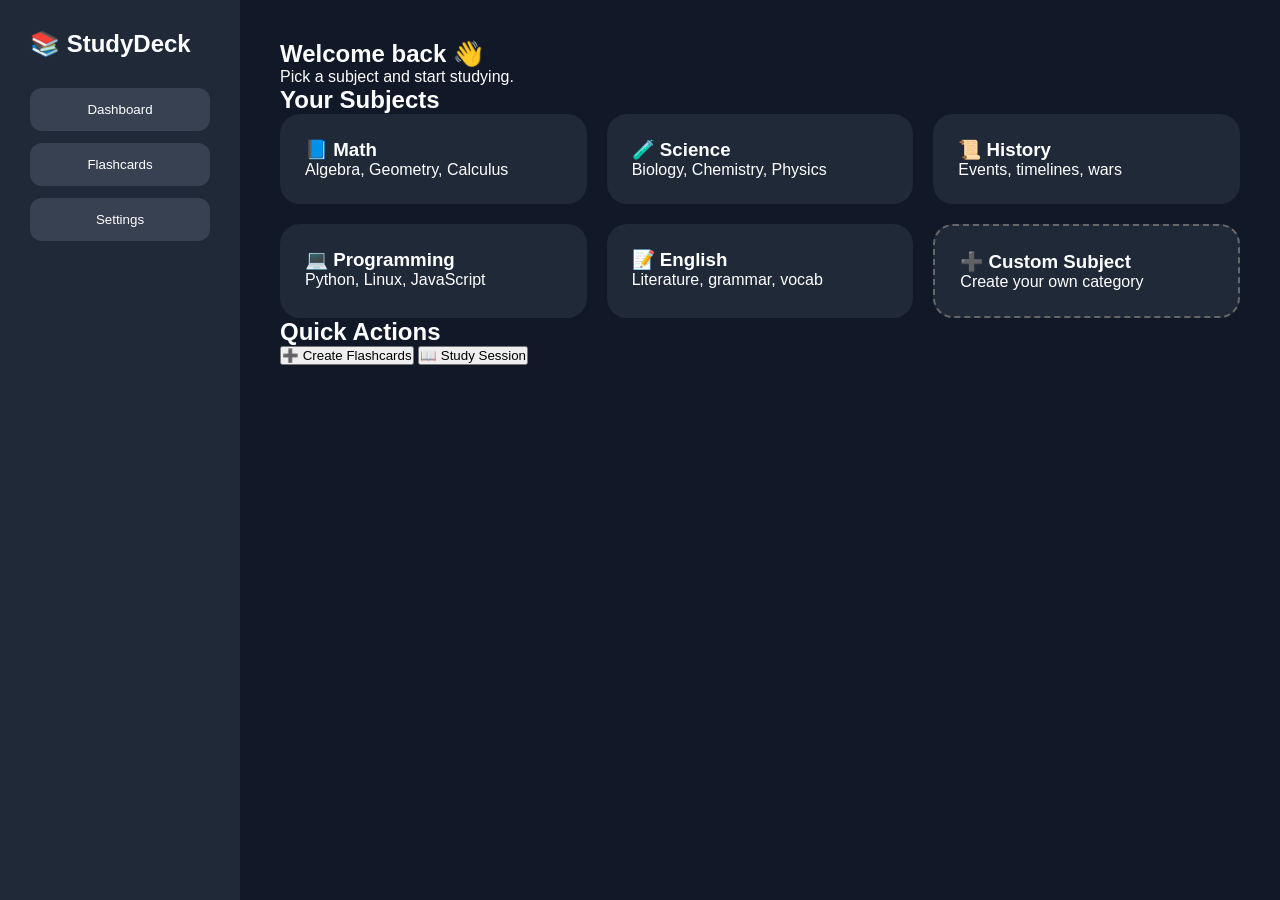
<file: index.html>
<!DOCTYPE html>
<html lang="en">
<head>
  <meta charset="UTF-8" />
  <meta
    name="viewport"
    content="width=device-width, initial-scale=1.0"
  />

  <title>StudyDeck</title>

  <link
    rel="stylesheet"
    href="style.css"
  />
</head>

<body>

  <!-- Sidebar -->
  <aside class="sidebar">

    <h1 class="logo">
      📚 StudyDeck
    </h1>

    <nav class="nav-links">

      <button
        class="nav-btn active"
      >
        Dashboard
      </button>

      <button
        class="nav-btn"
        onclick="location.href='pages/flashcards.html'"
      >
        Flashcards
      </button>

      <button
        class="nav-btn"
        onclick="location.href='pages/settings.html'"
      >
        Settings
      </button>

    </nav>

  </aside>

  <!-- Main Content -->
  <main class="main-content">

    <section class="hero">

      <h2>
        Welcome back 👋
      </h2>

      <p>
        Pick a subject and start studying.
      </p>

    </section>

    <!-- Subjects -->
    <section class="subjects">

      <h2>
        Your Subjects
      </h2>

      <div class="subject-grid">

        <div class="subject-card">
          <h3>📘 Math</h3>
          <p>
            Algebra, Geometry,
            Calculus
          </p>
        </div>

        <div class="subject-card">
          <h3>🧪 Science</h3>
          <p>
            Biology, Chemistry,
            Physics
          </p>
        </div>

        <div class="subject-card">
          <h3>📜 History</h3>
          <p>
            Events, timelines,
            wars
          </p>
        </div>

        <div class="subject-card">
          <h3>💻 Programming</h3>
          <p>
            Python, Linux,
            JavaScript
          </p>
        </div>

        <div class="subject-card">
          <h3>📝 English</h3>
          <p>
            Literature, grammar,
            vocab
          </p>
        </div>

        <div class="subject-card add-card">
          <h3>
            ➕ Custom Subject
          </h3>

          <p>
            Create your own
            category
          </p>
        </div>

      </div>

    </section>

    <!-- Quick Actions -->
    <section
      class="quick-actions"
    >

      <h2>
        Quick Actions
      </h2>

      <div
        class="action-buttons"
      >

        <button
          onclick="location.href='pages/flashcards.html'"
        >
          ➕ Create Flashcards
        </button>

        <button>
          📖 Study Session
        </button>

      </div>

    </section>

  </main>

  <script src="script.js"></script>

</body>
</html>
</file>
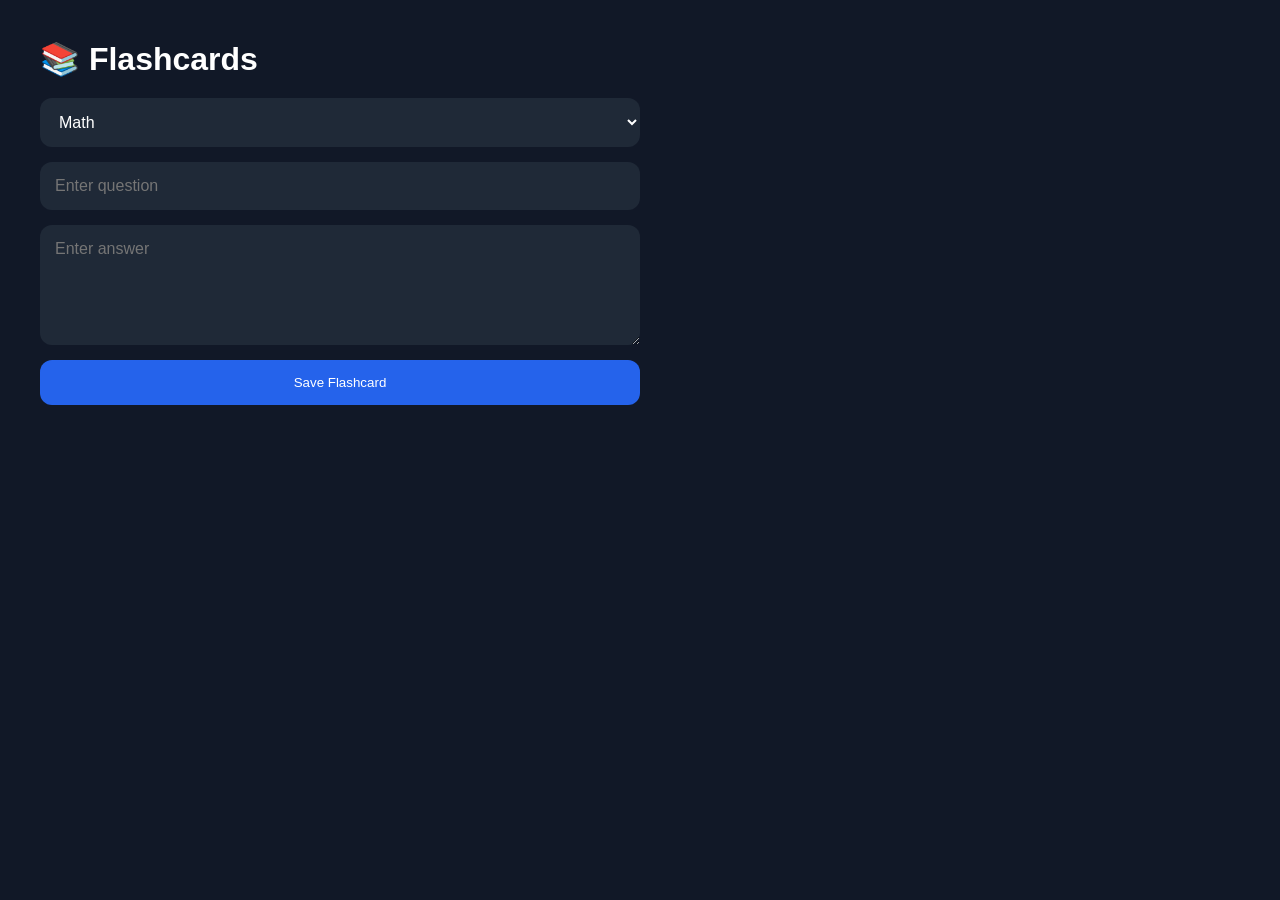
<file: pages/flashcards.html>
<!DOCTYPE html>
<html lang="en">
<head>
  <meta charset="UTF-8" />
  <meta name="viewport" content="width=device-width, initial-scale=1.0"/>
  <title>Flashcards - StudyDeck</title>
  <link rel="stylesheet" href="../style.css">
</head>
<body>

<div class="flashcard-page">

  <h1>📚 Flashcards</h1>

  <div class="create-card">

    <select id="subject">
      <option>Math</option>
      <option>Science</option>
      <option>History</option>
      <option>Programming</option>
      <option>English</option>
    </select>

    <input
      id="question"
      placeholder="Enter question"
    >

    <textarea
      id="answer"
      placeholder="Enter answer"
    ></textarea>

    <button id="saveCard">
      Save Flashcard
    </button>

  </div>

  <div class="flashcard-container" id="cardContainer"></div>

</div>

<script src="../script.js"></script>
</body>
</html>
</file>
<file: style.css>
* {
  margin: 0;
  padding: 0;
  box-sizing: border-box;
  font-family: Arial, sans-serif;
}

body {
  display: flex;
  background: #111827;
  color: white;
}

.sidebar {
  width: 240px;
  height: 100vh;
  background: #1f2937;
  padding: 30px;
}

.sidebar h1 {
  margin-bottom: 30px;
}

.sidebar button {
  width: 100%;
  margin-bottom: 12px;
  padding: 14px;
  border: none;
  border-radius: 12px;
  background: #374151;
  color: white;
  cursor: pointer;
  transition: 0.2s;
}

.sidebar button:hover {
  transform: scale(1.03);
}

.main-content {
  flex: 1;
  padding: 40px;
}

.top-bar {
  margin-bottom: 30px;
}

.subject-grid {
  display: grid;
  grid-template-columns: repeat(auto-fit,minmax(250px,1fr));
  gap: 20px;
}

.subject-card {
  background: #1f2937;
  padding: 25px;
  border-radius: 20px;
  transition: 0.25s;
  cursor: pointer;
}

.subject-card:hover {
  transform: translateY(-5px);
}

.add-card {
  border: 2px dashed #666;
}

.stats {
  margin-top: 40px;
  background: #1f2937;
  padding: 25px;
  border-radius: 20px;
}

.progress-bar {
  margin-top: 15px;
  background: #333;
  height: 18px;
  border-radius: 20px;
  overflow: hidden;
}

.progress-fill {
  width: 42%;
  height: 100%;
  background: limegreen;
}
.flashcard-page {
  width: 100%;
  padding: 40px;
}

.create-card {
  display: flex;
  flex-direction: column;
  gap: 15px;
  margin-top: 20px;
  max-width: 600px;
}

.create-card input,
.create-card textarea,
.create-card select {
  padding: 15px;
  border: none;
  border-radius: 12px;
  background: #1f2937;
  color: white;
  font-size: 16px;
}

.create-card textarea {
  resize: vertical;
  min-height: 120px;
}

.create-card button {
  padding: 15px;
  border: none;
  border-radius: 12px;
  background: #2563eb;
  color: white;
  cursor: pointer;
}

.flashcard-container {
  margin-top: 40px;
  display: grid;
  grid-template-columns:
    repeat(auto-fit,minmax(300px,1fr));
  gap: 20px;
}

.flashcard {
  background: #1f2937;
  border-radius: 20px;
  padding: 25px;
  cursor: pointer;
  transition: 0.2s;
}

.flashcard:hover {
  transform: translateY(-4px);
}

.flashcard h3 {
  margin-bottom: 12px;
}

.subject-label {
  opacity: 0.7;
  margin-bottom: 12px;
}
.ai-generator {
  background: #1f2937;
  padding: 25px;
  border-radius: 20px;
  margin-bottom: 30px;
}

.ai-generator textarea {
  width: 100%;
  min-height: 180px;
  margin-top: 15px;
  padding: 15px;
  border: none;
  border-radius: 12px;
  background: #111827;
  color: white;
  resize: vertical;
}

.ai-generator button {
  margin-top: 15px;
  padding: 15px 20px;
  border: none;
  border-radius: 12px;
  cursor: pointer;
}
.back-button {
  margin-bottom: 20px;
  padding: 12px 20px;
  border: none;
  border-radius: 14px;
  background: #2563eb;
  color: white;
  cursor: pointer;
  font-size: 15px;
  transition: 0.2s;
}

.back-button:hover {
  transform: translateY(-2px);
}
</file>
